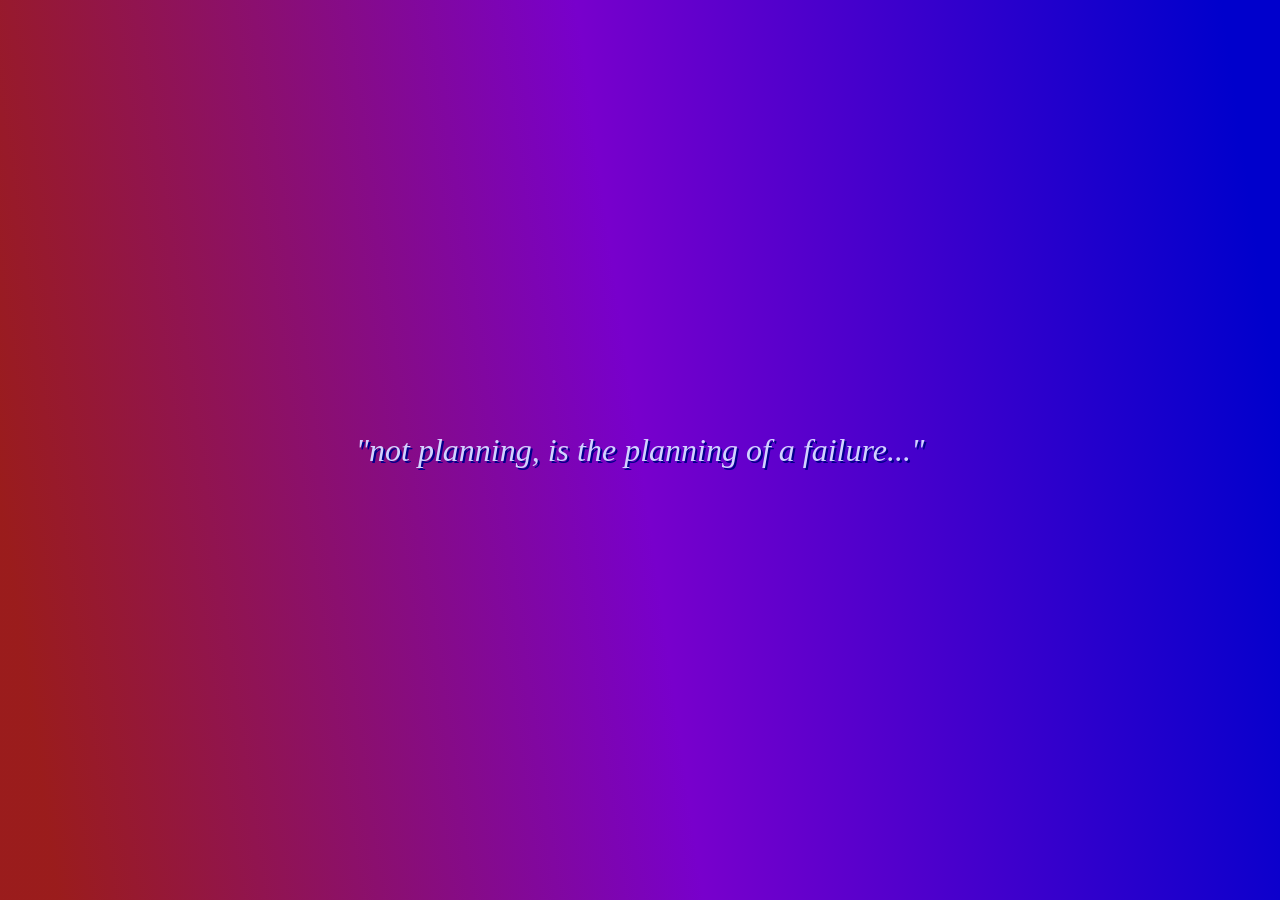
<file: index.html>
<!DOCTYPE html>
<html>

<head>
    <meta charset="UTF-8" />
    <title>dervarics.hu</title>
</head>
<style>
    body {
        margin: 0;
        padding: 0;
        background: black;
    }

    #container {
        display: block;
        width: 100%;
        height: 100%;
        margin: 0;
        padding: 0;
        position: absolute;
        bottom: 0px;
    }

    #title {
        font-family: cursive;
        font-style: italic;
        font-size: 2em;
        color: rgba(210, 210, 255);
        text-shadow: 2px 2px darkblue;
        position: absolute;
        top: 50%;
        left: 50%;
        margin-right: -50%;
        transform: translate(-50%, -50%);
        display: inline-block;
    }
</style>

<body>
    <svg id="container" version="1.1" xmlns="http://www.w3.org/2000/svg">
        <defs>
            <linearGradient id="Gradient" x1="0" x2="0" y1="0" y2="1">
                <animate attributeName="x1" values="0;0;1;1;0" keyTimes="0;.25;.5;.75;1" dur="8s"
                    repeatCount="indefinite" />
                <animate attributeName="y1" values="0;1;1;0;0" keyTimes="0;.25;.5;.75;1" dur="8s"
                    repeatCount="indefinite" />
                <animate attributeName="x2" values="1;1;0;0;1" keyTimes="0;.25;.5;.75;1" dur="8s"
                    repeatCount="indefinite" />
                <animate attributeName="y2" values="1;0;0;1;1" keyTimes="0;.25;.5;.75;1" dur="8s"
                    repeatCount="indefinite" />
                <stop offset="0%" stop-color="rgba(220, 40, 40, 0.7)" />
                <stop offset="50%" stop-color="rgba(150, 0, 255, 0.8)" />
                <stop offset="100%" stop-color="rgba(0, 0, 255, 0.8)" />
            </linearGradient>
        </defs>
        <rect x="0" y="0" width="100%" height="100%" fill="url(#Gradient)" />
    </svg>
    <span id="title">"not planning, is the planning of a failure..."</span>
</body>

</html>
</file>
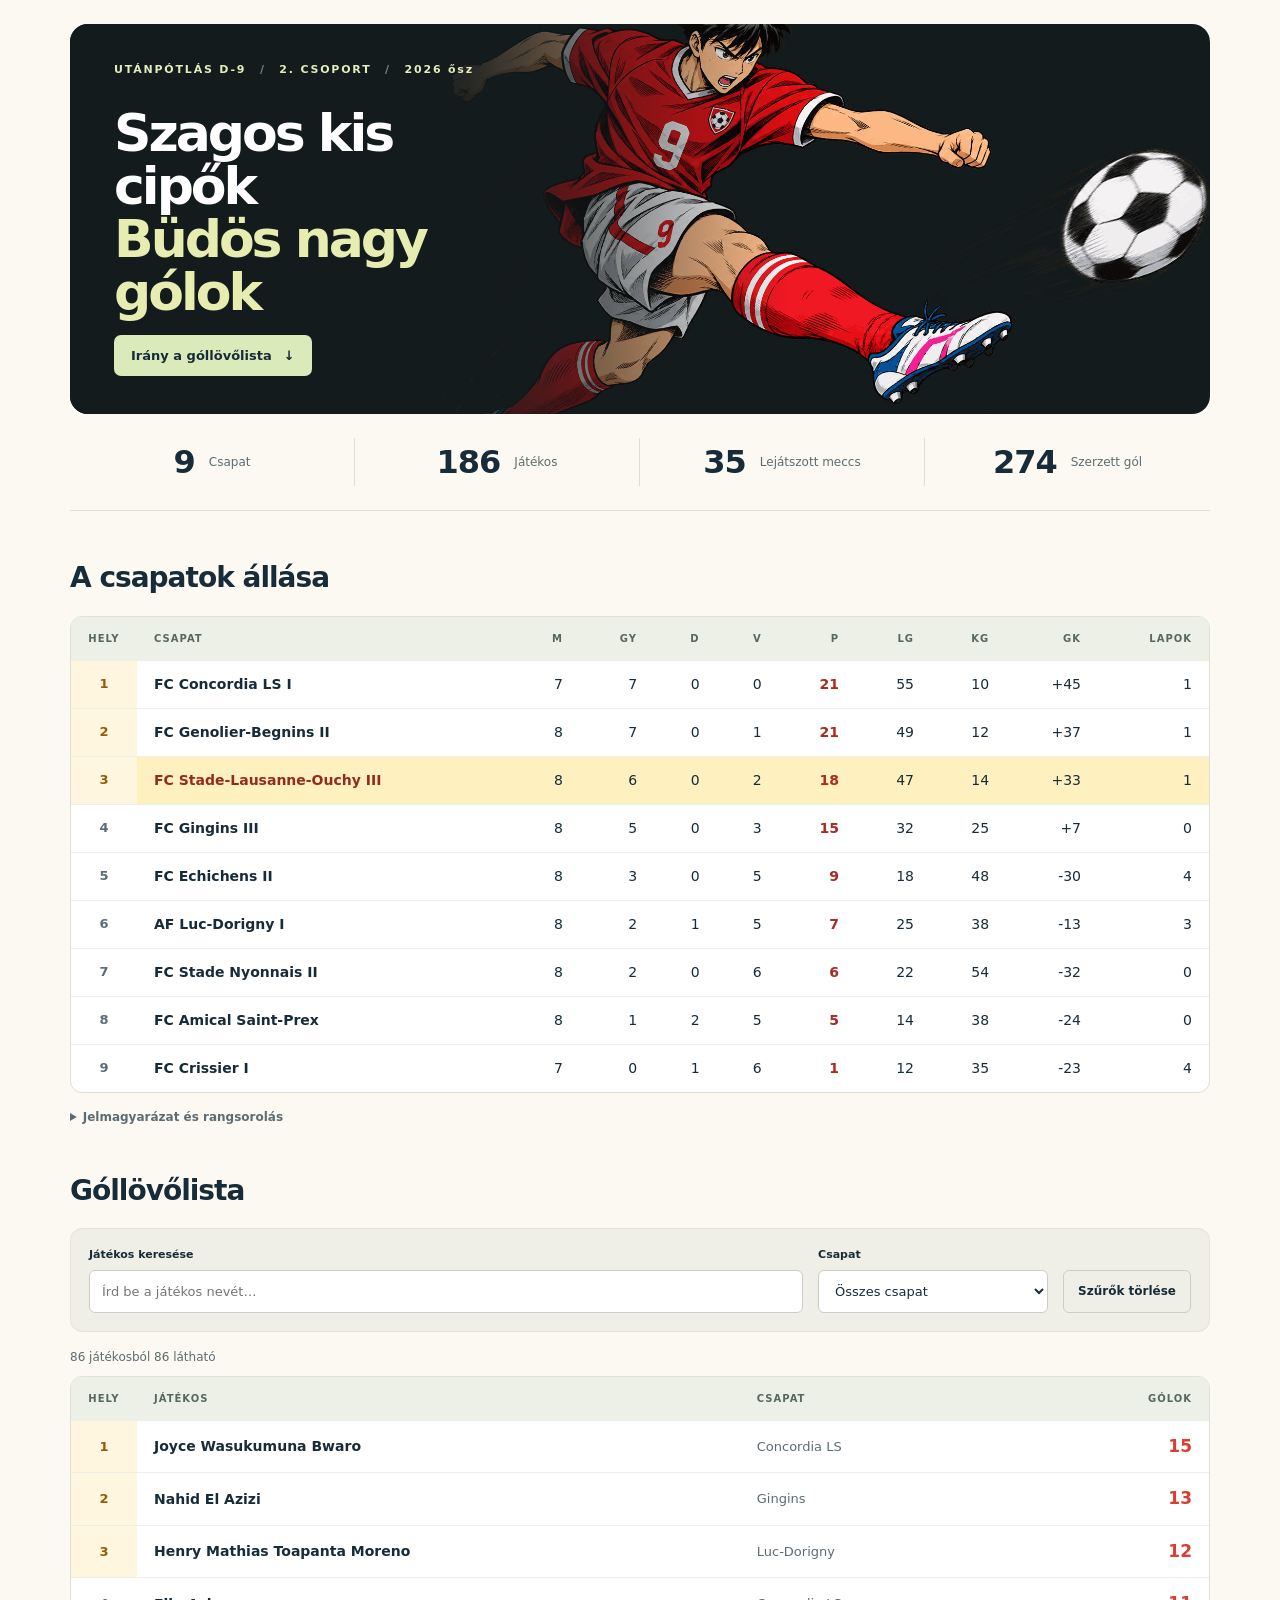
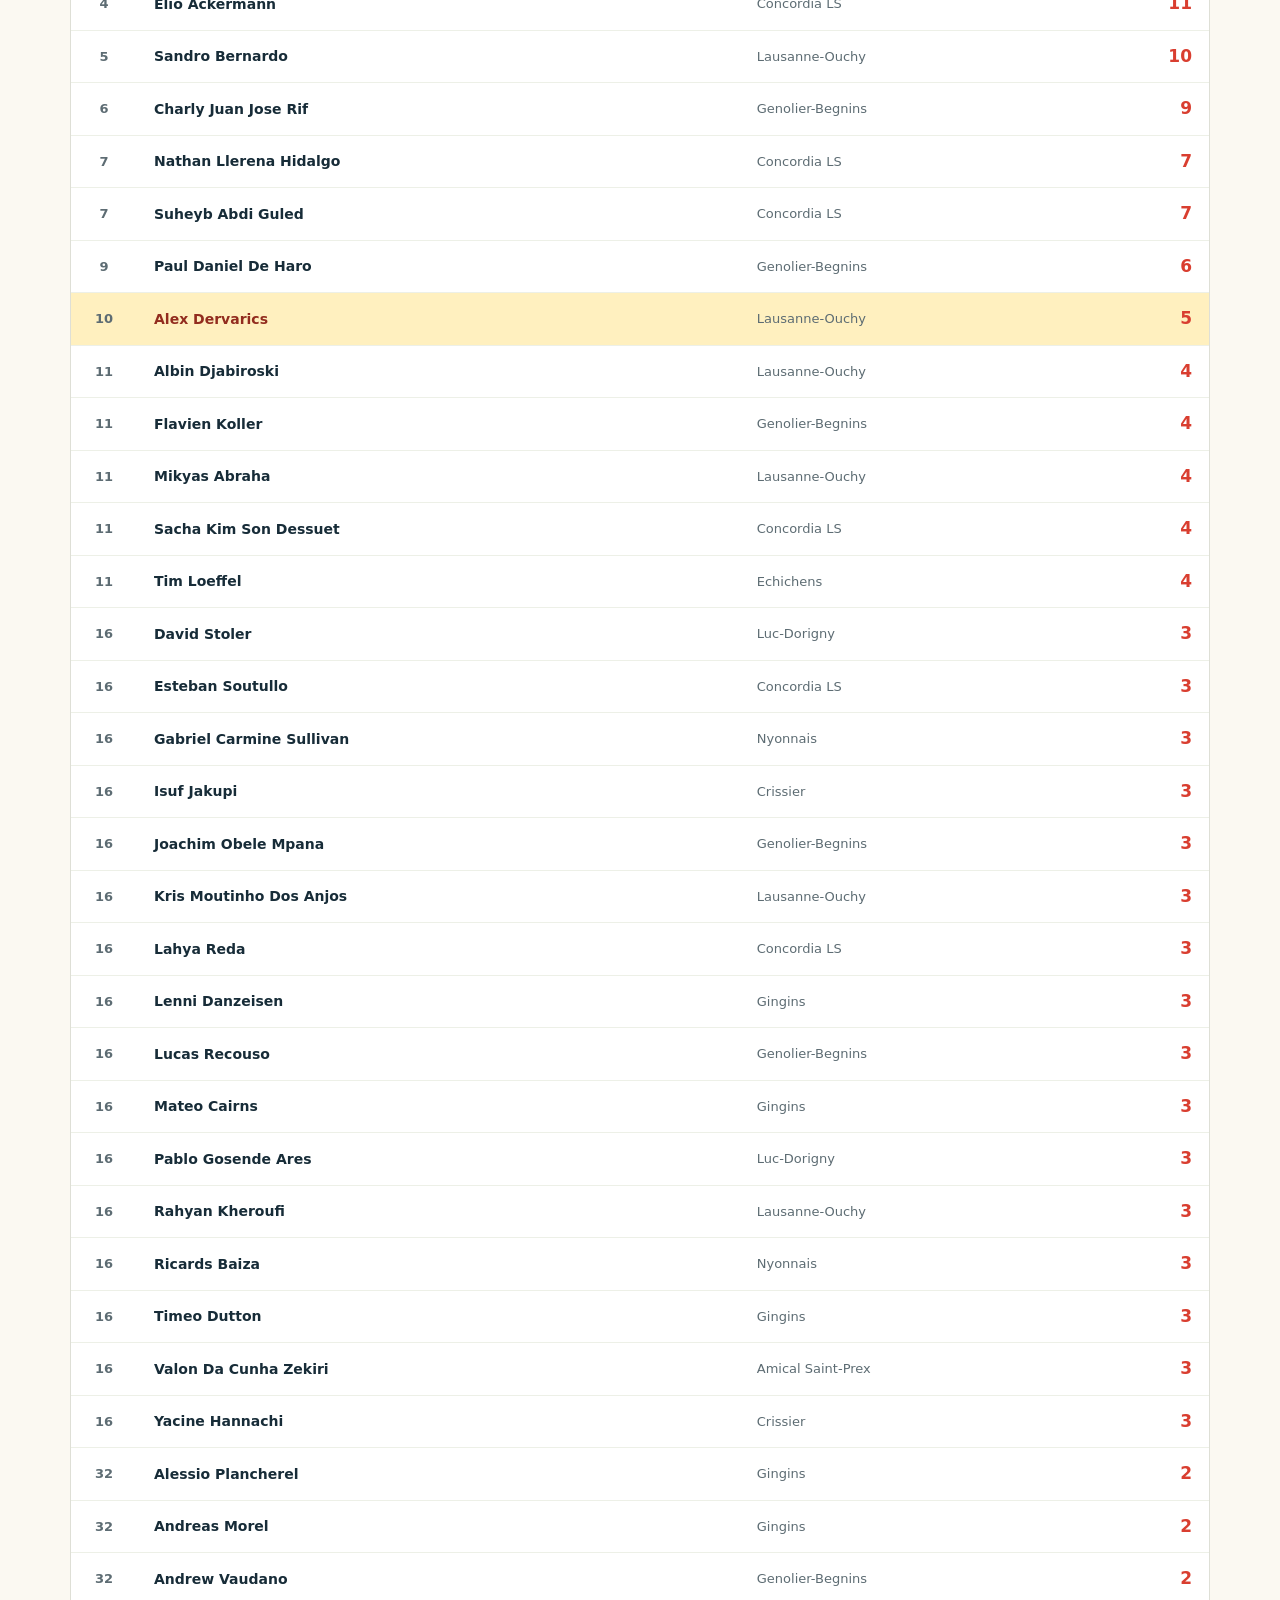
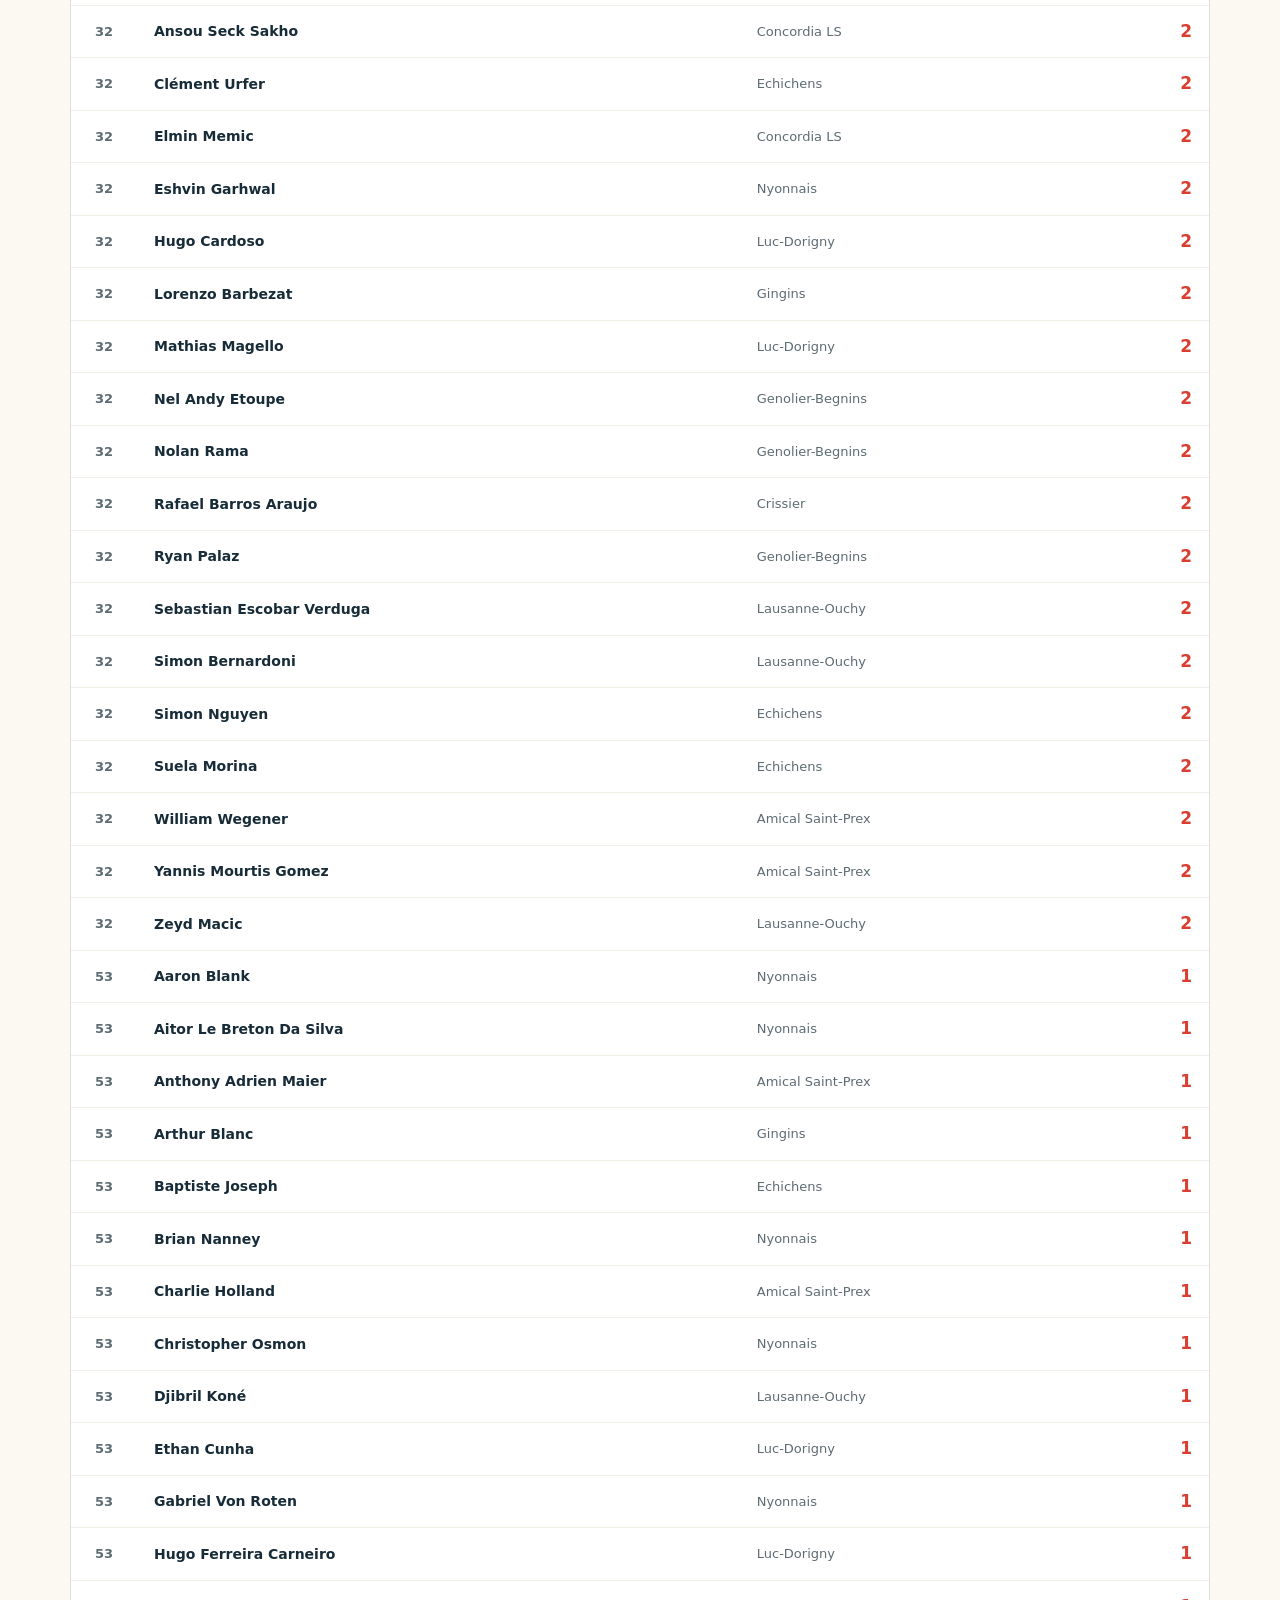
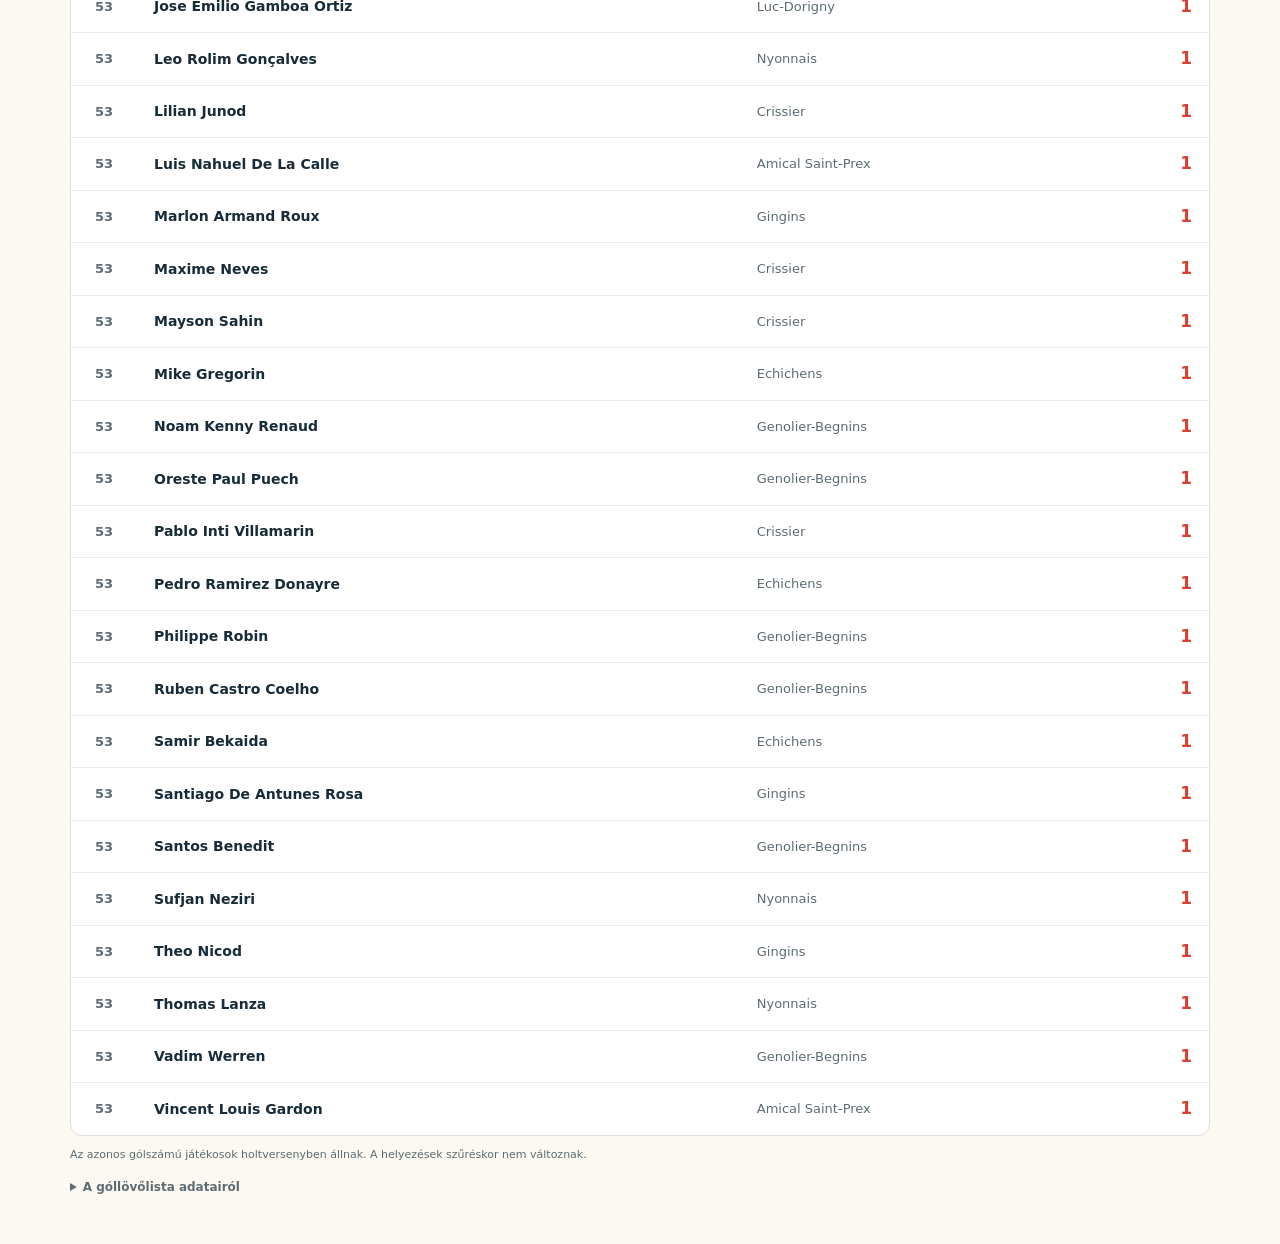
<file: foci/index.html>
<!doctype html>
<html lang="hu">
<head>
<meta charset="utf-8">
<meta name="viewport" content="width=device-width, initial-scale=1">
<title>Juniors D-9 · Tabella és góllövőlista</title>
<link rel="icon" href="favicon.ico" sizes="any">
<link rel="icon" type="image/png" sizes="192x192" href="icon-192.png">
<link rel="icon" type="image/png" sizes="512x512" href="icon-512.png">
<link rel="apple-touch-icon" sizes="180x180" href="apple-touch-icon.png">
<link rel="stylesheet" href="page.css">
</head>
<body>

<main>
<section class="hero" aria-labelledby="hero-title">
<img class="striker" src="striker.png" alt="Piros mezben labdába rúgó futballistát ábrázoló illusztráció">
<div class="hero-copy">
    <p class="eyebrow">UTÁNPÓTLÁS D-9<span> / </span>2. CSOPORT<span> / </span>2026 ősz</p>
    <h1 id="hero-title">Szagos kis cipők<br><span>Büdös nagy gólok</span></h1>
    <a class="hero-link" href="#scorers">Irány a góllövőlista<span aria-hidden="true">↓</span></a>
</div>
</section>

<div class="stats" aria-label="A bajnokság számokban"><div><strong>9</strong><span>Csapat</span></div><div><strong>186</strong><span>Játékos</span></div><div><strong>35</strong><span>Lejátszott meccs</span></div><div><strong>274</strong><span>Szerzett gól</span></div></div>
<section id="standings" class="section" aria-labelledby="standings-title">
<div class="section-heading"><h2 id="standings-title">A csapatok állása</h2></div>
<div class="scroll standings" role="region" aria-label="Csapatok tabellája" tabindex="0"><table aria-label="Csapatok tabellája"><thead><tr><th scope="col">Hely</th><th scope="col">Csapat</th><th scope="col">M</th><th scope="col">Gy</th><th scope="col">D</th><th scope="col">V</th><th scope="col">P</th><th scope="col">LG</th><th scope="col">KG</th><th scope="col">GK</th><th scope="col">Lapok</th></tr></thead><tbody><tr class="rank-top"><td>1</td><td>FC Concordia LS I</td><td>7</td><td>7</td><td>0</td><td>0</td><td>21</td><td>55</td><td>10</td><td>+45</td><td>1</td></tr><tr class="rank-top"><td>2</td><td>FC Genolier-Begnins II</td><td>8</td><td>7</td><td>0</td><td>1</td><td>21</td><td>49</td><td>12</td><td>+37</td><td>1</td></tr><tr class="rank-top highlight"><td>3</td><td>FC Stade-Lausanne-Ouchy III</td><td>8</td><td>6</td><td>0</td><td>2</td><td>18</td><td>47</td><td>14</td><td>+33</td><td>1</td></tr><tr class=""><td>4</td><td>FC Gingins III</td><td>8</td><td>5</td><td>0</td><td>3</td><td>15</td><td>32</td><td>25</td><td>+7</td><td>0</td></tr><tr class=""><td>5</td><td>FC Echichens II</td><td>8</td><td>3</td><td>0</td><td>5</td><td>9</td><td>18</td><td>48</td><td>-30</td><td>4</td></tr><tr class=""><td>6</td><td>AF Luc-Dorigny I</td><td>8</td><td>2</td><td>1</td><td>5</td><td>7</td><td>25</td><td>38</td><td>-13</td><td>3</td></tr><tr class=""><td>7</td><td>FC Stade Nyonnais II</td><td>8</td><td>2</td><td>0</td><td>6</td><td>6</td><td>22</td><td>54</td><td>-32</td><td>0</td></tr><tr class=""><td>8</td><td>FC Amical Saint-Prex</td><td>8</td><td>1</td><td>2</td><td>5</td><td>5</td><td>14</td><td>38</td><td>-24</td><td>0</td></tr><tr class=""><td>9</td><td>FC Crissier I</td><td>7</td><td>0</td><td>1</td><td>6</td><td>1</td><td>12</td><td>35</td><td>-23</td><td>4</td></tr></tbody></table></div>
<details class="table-key"><summary>Jelmagyarázat és rangsorolás</summary><p>M: mérkőzés · Gy: győzelem · D: döntetlen · V: vereség · P: pont · LG: lőtt gól · KG: kapott gól · GK: gólkülönbség.</p><p>A lapok száma a beszámított mérkőzések jegyzőkönyvében rögzített sárga és piros lapokat tartalmazza; minden lap egynek számít. 0 lapot nem sikerült csapathoz rendelni. A jegyzőkönyvek hiányosak lehetnek. A lapok száma a fair playről ad tájékoztatást, és nem befolyásolja a tabellát.</p><p>A sorrendet a pontszám, a gólkülönbség, a lőtt gólok száma, végül a csapat neve határozza meg. Ez eltérhet a bajnokság hivatalos szabályaitól.</p></details>
</section>
<section id="scorers" class="section" aria-labelledby="scorers-title">
<div class="section-heading"><h2 id="scorers-title">Góllövőlista</h2></div>
<div class="filters" hidden><div class="search-field"><label for="player-search">Játékos keresése</label><input id="player-search" type="search" placeholder="Írd be a játékos nevét…" autocomplete="off"></div><div class="team-field"><label for="team-filter">Csapat</label><select id="team-filter"><option value="">Összes csapat</option></select></div><button id="reset" type="button">Szűrők törlése</button></div>
<p id="filter-status" class="filter-status" role="status" hidden></p>
<div class="scroll scorers" role="region" aria-label="Góllövőlista" tabindex="0"><table aria-label="Góllövőlista"><thead><tr><th scope="col">Hely</th><th scope="col">Játékos</th><th scope="col">Csapat</th><th scope="col">Gólok</th></tr></thead><tbody><tr class="rank-top"><td>1</td><td>Joyce Wasukumuna Bwaro</td><td>Concordia LS</td><td>15</td></tr><tr class="rank-top"><td>2</td><td>Nahid El Azizi</td><td>Gingins</td><td>13</td></tr><tr class="rank-top"><td>3</td><td>Henry Mathias Toapanta Moreno</td><td>Luc-Dorigny</td><td>12</td></tr><tr class=""><td>4</td><td>Elio Ackermann</td><td>Concordia LS</td><td>11</td></tr><tr class=""><td>5</td><td>Sandro Bernardo</td><td>Lausanne-Ouchy</td><td>10</td></tr><tr class=""><td>6</td><td>Charly Juan Jose Rif</td><td>Genolier-Begnins</td><td>9</td></tr><tr class=""><td>7</td><td>Nathan Llerena Hidalgo</td><td>Concordia LS</td><td>7</td></tr><tr class=""><td>7</td><td>Suheyb Abdi Guled</td><td>Concordia LS</td><td>7</td></tr><tr class=""><td>9</td><td>Paul Daniel De Haro</td><td>Genolier-Begnins</td><td>6</td></tr><tr class="highlight"><td>10</td><td>Alex Dervarics</td><td>Lausanne-Ouchy</td><td>5</td></tr><tr class=""><td>11</td><td>Albin Djabiroski</td><td>Lausanne-Ouchy</td><td>4</td></tr><tr class=""><td>11</td><td>Flavien Koller</td><td>Genolier-Begnins</td><td>4</td></tr><tr class=""><td>11</td><td>Mikyas Abraha</td><td>Lausanne-Ouchy</td><td>4</td></tr><tr class=""><td>11</td><td>Sacha Kim Son Dessuet</td><td>Concordia LS</td><td>4</td></tr><tr class=""><td>11</td><td>Tim Loeffel</td><td>Echichens</td><td>4</td></tr><tr class=""><td>16</td><td>David Stoler</td><td>Luc-Dorigny</td><td>3</td></tr><tr class=""><td>16</td><td>Esteban Soutullo</td><td>Concordia LS</td><td>3</td></tr><tr class=""><td>16</td><td>Gabriel Carmine Sullivan</td><td>Nyonnais</td><td>3</td></tr><tr class=""><td>16</td><td>Isuf Jakupi</td><td>Crissier</td><td>3</td></tr><tr class=""><td>16</td><td>Joachim Obele Mpana</td><td>Genolier-Begnins</td><td>3</td></tr><tr class=""><td>16</td><td>Kris Moutinho Dos Anjos</td><td>Lausanne-Ouchy</td><td>3</td></tr><tr class=""><td>16</td><td>Lahya Reda</td><td>Concordia LS</td><td>3</td></tr><tr class=""><td>16</td><td>Lenni Danzeisen</td><td>Gingins</td><td>3</td></tr><tr class=""><td>16</td><td>Lucas Recouso</td><td>Genolier-Begnins</td><td>3</td></tr><tr class=""><td>16</td><td>Mateo Cairns</td><td>Gingins</td><td>3</td></tr><tr class=""><td>16</td><td>Pablo Gosende Ares</td><td>Luc-Dorigny</td><td>3</td></tr><tr class=""><td>16</td><td>Rahyan Kheroufi</td><td>Lausanne-Ouchy</td><td>3</td></tr><tr class=""><td>16</td><td>Ricards Baiza</td><td>Nyonnais</td><td>3</td></tr><tr class=""><td>16</td><td>Timeo Dutton</td><td>Gingins</td><td>3</td></tr><tr class=""><td>16</td><td>Valon Da Cunha Zekiri</td><td>Amical Saint-Prex</td><td>3</td></tr><tr class=""><td>16</td><td>Yacine Hannachi</td><td>Crissier</td><td>3</td></tr><tr class=""><td>32</td><td>Alessio Plancherel</td><td>Gingins</td><td>2</td></tr><tr class=""><td>32</td><td>Andreas Morel</td><td>Gingins</td><td>2</td></tr><tr class=""><td>32</td><td>Andrew Vaudano</td><td>Genolier-Begnins</td><td>2</td></tr><tr class=""><td>32</td><td>Ansou Seck Sakho</td><td>Concordia LS</td><td>2</td></tr><tr class=""><td>32</td><td>Clément Urfer</td><td>Echichens</td><td>2</td></tr><tr class=""><td>32</td><td>Elmin Memic</td><td>Concordia LS</td><td>2</td></tr><tr class=""><td>32</td><td>Eshvin Garhwal</td><td>Nyonnais</td><td>2</td></tr><tr class=""><td>32</td><td>Hugo Cardoso</td><td>Luc-Dorigny</td><td>2</td></tr><tr class=""><td>32</td><td>Lorenzo Barbezat</td><td>Gingins</td><td>2</td></tr><tr class=""><td>32</td><td>Mathias Magello</td><td>Luc-Dorigny</td><td>2</td></tr><tr class=""><td>32</td><td>Nel Andy Etoupe</td><td>Genolier-Begnins</td><td>2</td></tr><tr class=""><td>32</td><td>Nolan Rama</td><td>Genolier-Begnins</td><td>2</td></tr><tr class=""><td>32</td><td>Rafael Barros Araujo</td><td>Crissier</td><td>2</td></tr><tr class=""><td>32</td><td>Ryan Palaz</td><td>Genolier-Begnins</td><td>2</td></tr><tr class=""><td>32</td><td>Sebastian Escobar Verduga</td><td>Lausanne-Ouchy</td><td>2</td></tr><tr class=""><td>32</td><td>Simon Bernardoni</td><td>Lausanne-Ouchy</td><td>2</td></tr><tr class=""><td>32</td><td>Simon Nguyen</td><td>Echichens</td><td>2</td></tr><tr class=""><td>32</td><td>Suela Morina</td><td>Echichens</td><td>2</td></tr><tr class=""><td>32</td><td>William Wegener</td><td>Amical Saint-Prex</td><td>2</td></tr><tr class=""><td>32</td><td>Yannis Mourtis Gomez</td><td>Amical Saint-Prex</td><td>2</td></tr><tr class=""><td>32</td><td>Zeyd Macic</td><td>Lausanne-Ouchy</td><td>2</td></tr><tr class=""><td>53</td><td>Aaron Blank</td><td>Nyonnais</td><td>1</td></tr><tr class=""><td>53</td><td>Aitor Le Breton Da Silva</td><td>Nyonnais</td><td>1</td></tr><tr class=""><td>53</td><td>Anthony Adrien Maier</td><td>Amical Saint-Prex</td><td>1</td></tr><tr class=""><td>53</td><td>Arthur Blanc</td><td>Gingins</td><td>1</td></tr><tr class=""><td>53</td><td>Baptiste Joseph</td><td>Echichens</td><td>1</td></tr><tr class=""><td>53</td><td>Brian Nanney</td><td>Nyonnais</td><td>1</td></tr><tr class=""><td>53</td><td>Charlie Holland</td><td>Amical Saint-Prex</td><td>1</td></tr><tr class=""><td>53</td><td>Christopher Osmon</td><td>Nyonnais</td><td>1</td></tr><tr class=""><td>53</td><td>Djibril Koné</td><td>Lausanne-Ouchy</td><td>1</td></tr><tr class=""><td>53</td><td>Ethan Cunha</td><td>Luc-Dorigny</td><td>1</td></tr><tr class=""><td>53</td><td>Gabriel Von Roten</td><td>Nyonnais</td><td>1</td></tr><tr class=""><td>53</td><td>Hugo Ferreira Carneiro</td><td>Luc-Dorigny</td><td>1</td></tr><tr class=""><td>53</td><td>Jose Emilio Gamboa Ortiz</td><td>Luc-Dorigny</td><td>1</td></tr><tr class=""><td>53</td><td>Leo Rolim Gonçalves</td><td>Nyonnais</td><td>1</td></tr><tr class=""><td>53</td><td>Lilian Junod</td><td>Crissier</td><td>1</td></tr><tr class=""><td>53</td><td>Luis Nahuel De La Calle</td><td>Amical Saint-Prex</td><td>1</td></tr><tr class=""><td>53</td><td>Marlon Armand Roux</td><td>Gingins</td><td>1</td></tr><tr class=""><td>53</td><td>Maxime Neves</td><td>Crissier</td><td>1</td></tr><tr class=""><td>53</td><td>Mayson Sahin</td><td>Crissier</td><td>1</td></tr><tr class=""><td>53</td><td>Mike Gregorin</td><td>Echichens</td><td>1</td></tr><tr class=""><td>53</td><td>Noam Kenny Renaud</td><td>Genolier-Begnins</td><td>1</td></tr><tr class=""><td>53</td><td>Oreste Paul Puech</td><td>Genolier-Begnins</td><td>1</td></tr><tr class=""><td>53</td><td>Pablo Inti Villamarin</td><td>Crissier</td><td>1</td></tr><tr class=""><td>53</td><td>Pedro Ramirez Donayre</td><td>Echichens</td><td>1</td></tr><tr class=""><td>53</td><td>Philippe Robin</td><td>Genolier-Begnins</td><td>1</td></tr><tr class=""><td>53</td><td>Ruben Castro Coelho</td><td>Genolier-Begnins</td><td>1</td></tr><tr class=""><td>53</td><td>Samir Bekaida</td><td>Echichens</td><td>1</td></tr><tr class=""><td>53</td><td>Santiago De Antunes Rosa</td><td>Gingins</td><td>1</td></tr><tr class=""><td>53</td><td>Santos Benedit</td><td>Genolier-Begnins</td><td>1</td></tr><tr class=""><td>53</td><td>Sufjan Neziri</td><td>Nyonnais</td><td>1</td></tr><tr class=""><td>53</td><td>Theo Nicod</td><td>Gingins</td><td>1</td></tr><tr class=""><td>53</td><td>Thomas Lanza</td><td>Nyonnais</td><td>1</td></tr><tr class=""><td>53</td><td>Vadim Werren</td><td>Genolier-Begnins</td><td>1</td></tr><tr class=""><td>53</td><td>Vincent Louis Gardon</td><td>Amical Saint-Prex</td><td>1</td></tr></tbody></table></div>
<p id="empty" class="empty" hidden>Nincs találat. Próbálj másik nevet vagy csapatot.</p>
<p class="scorer-key">Az azonos gólszámú játékosok holtversenyben állnak. A helyezések szűréskor nem változnak.</p>
<details class="data-note"><summary>A góllövőlista adatairól</summary><p>239 név szerint rögzített gól és 4 öngól szerepel a jegyzőkönyvekben; a mérkőzések eredményei összesen 274 gólt tartalmaznak. 0 gól szerzőjét nem sikerült azonosítani. A gólszerzők adatai hiányosak lehetnek.</p><p>Az öngólok nem számítanak bele a játékosok góljainak számába. A hiányos meccsjegyzőkönyvek és a játék nélküli eredmények eltérést okozhatnak a gólszerzők és a mérkőzések góljainak összesítése között.</p></details>
</section>
</main>

<script src="page.js"></script>
</body>
</html>
</file>
<file: foci/page.css>
:root{--ink:#172c38;--muted:#5d6c73;--paper:#fbf9f2;--red:#d93e30;--line:#dedfd6;--green:#dbeabb}*{box-sizing:border-box}html{scroll-behavior:smooth;scroll-padding-top:24px}body{margin:0;background:var(--paper);color:var(--ink);font:16px/1.5 system-ui,-apple-system,BlinkMacSystemFont,"Segoe UI",sans-serif}a{color:inherit}button,input,select{font:inherit}button,a,input,select,summary{-webkit-tap-highlight-color:transparent}:focus-visible{outline:3px solid #217baf;outline-offset:4px}[hidden]{display:none!important}main{max-width:1140px;margin:auto}.hero{display:flex;position:relative;isolation:isolate;overflow:hidden;min-height:380px;background:#141b1c;border-radius:18px;color:white}.striker{position:absolute;right:0;top:0;width:69%;height:100%;object-fit:cover;object-position:center 45%;z-index:-2}.hero:after{content:"";position:absolute;inset:0;background:linear-gradient(90deg,#141b1c 24%,rgba(20,27,28,.92) 35%,rgba(20,27,28,0) 63%);z-index:-1}.hero-copy{display:flex;flex-direction:column;align-items:flex-start;padding:38px 44px;position:relative;width:100%;max-width:500px}.eyebrow{font-size:11px;letter-spacing:1.8px;font-weight:850;margin:0 0 12px}.hero .eyebrow{color:#e3ecbd}.eyebrow span{padding:0 8px;color:#788777}h1{font-size:clamp(32px,4.2vw,52px);line-height:1.02;letter-spacing:-3px;margin:16px 0;font-weight:900}h1 span{color:#e7edb1}.hero-link{margin-top:auto;display:inline-flex;gap:12px;align-items:center;background:var(--green);padding:11px 17px;border-radius:7px;color:var(--ink);font-size:13px;text-decoration:none;font-weight:800}.hero-link:hover{background:#eaf4d4}.stats{display:grid;grid-template-columns:repeat(4,1fr);margin:24px 0 50px;border-bottom:1px solid var(--line);padding-bottom:24px}.stats div{display:flex;align-items:center;justify-content:center;gap:14px;border-right:1px solid var(--line)}.stats div:last-child{border:0}.stats strong{font-size:32px;letter-spacing:-1px;font-weight:900}.stats span{font-size:12px;color:var(--muted)}.section{margin-bottom:48px}.section-heading{display:flex;align-items:center;justify-content:space-between;gap:15px;margin-bottom:21px}h2{font-size:28px;line-height:1.2;letter-spacing:-1px;margin:0;font-weight:850}.scroll{overflow-x:auto;border:1px solid var(--line);border-radius:12px;background:white}table{width:100%;border-collapse:collapse;white-space:nowrap;font-size:14px;font-variant-numeric:tabular-nums}th{text-align:left;font-size:10px;letter-spacing:1px;text-transform:uppercase;padding:14px 17px;background:#edf0e7;color:#58685e}td{padding:13px 17px;border-top:1px solid #edf0e7}tbody tr:hover{background:#f9fbf5}td:first-child,th:first-child{width:66px;text-align:center}td:first-child{font-size:13px;font-weight:800;color:var(--muted)}.rank-top td:first-child{color:#9a5905;background:#fff6df}.standings td:nth-child(2),.scorers td:nth-child(2){font-weight:700}.standings th:nth-child(n+3),.standings td:nth-child(n+3){text-align:right}.standings td:nth-child(7){font-weight:850;color:#a72c23}.scorers td:nth-child(3){color:var(--muted);font-size:13px}.scorers th:last-child,.scorers td:last-child{text-align:right}.scorers td:last-child{font-weight:850;color:var(--red);font-size:17px}.table-key,.data-note{font-size:12px;color:var(--muted);margin:15px 0}.table-key summary,.data-note summary{cursor:pointer;font-weight:650;display:list-item}.table-key p,.data-note p{max-width:850px}.filters{display:flex;gap:15px;align-items:end;background:#f0efe7;border:1px solid #e4e3d9;border-radius:12px;padding:18px}.search-field{flex:1}.team-field{width:230px}label{display:block;font-size:11px;font-weight:800;margin-bottom:6px}input,select{width:100%;height:43px;border:1px solid #cccec5;border-radius:6px;background:white;color:var(--ink);padding:9px 12px;font-size:13px}button{height:43px;border:1px solid #cccec5;border-radius:6px;background:transparent;color:var(--ink);padding:0 14px;cursor:pointer;font-size:12px;font-weight:750}button:hover{background:white}.filter-status{font-size:12px;color:var(--muted);margin:16px 0 10px}.empty{text-align:center;background:white;border:1px dashed var(--line);padding:28px;border-radius:8px}.scorer-key{font-size:11px;color:var(--muted)}@media(max-width:1200px){main{margin-left:24px;margin-right:24px}}@media(max-width:650px){main{margin-left:16px;margin-right:16px}.hero{min-height:460px}.striker{width:100%;height:70%;top:auto;bottom:0;object-position:center 35%}.hero:after{background:linear-gradient(180deg,#141b1c 24%,rgba(20,27,28,.85) 34%,transparent 60%)}.hero-copy{padding:27px 24px}.hero h1{font-size:clamp(30px,9vw,40px);letter-spacing:-2px}.stats{margin-bottom:32px;padding-bottom:18px}.stats div{flex-direction:column;gap:0}.stats strong{font-size:27px}.stats span{font-size:10px}.section-heading{align-items:flex-start}h2{font-size:23px}.filters{flex-wrap:wrap;padding:14px;gap:12px}.search-field{flex-basis:100%}.team-field{flex:1}.section{margin-bottom:32px}td,th{padding:12px}.scorers td:nth-child(2){max-width:190px;white-space:normal}.scorers td:nth-child(3){max-width:140px;white-space:normal}}@media(prefers-reduced-motion:reduce){html{scroll-behavior:auto}}
/* Keep the highlight visible even when motion is disabled. */
tr.highlight td{background:#fff0bf;animation:highlight-pulse 3s ease-in-out infinite}
tr.highlight td:nth-child(2){color:#922c1e;font-weight:900}
@keyframes highlight-pulse{0%,100%{background-color:#fff0bf}50%{background-color:#ffd578}}
@media(prefers-reduced-motion:reduce){tr.highlight td{animation:none}}

main{padding-top:24px}
@media(max-width:650px){main{padding-top:16px}}

@media(max-width:650px){.stats{grid-template-columns:repeat(2,1fr);row-gap:16px}.stats div:nth-child(2){border-right:0}.stats span{text-align:center}}
</file>
